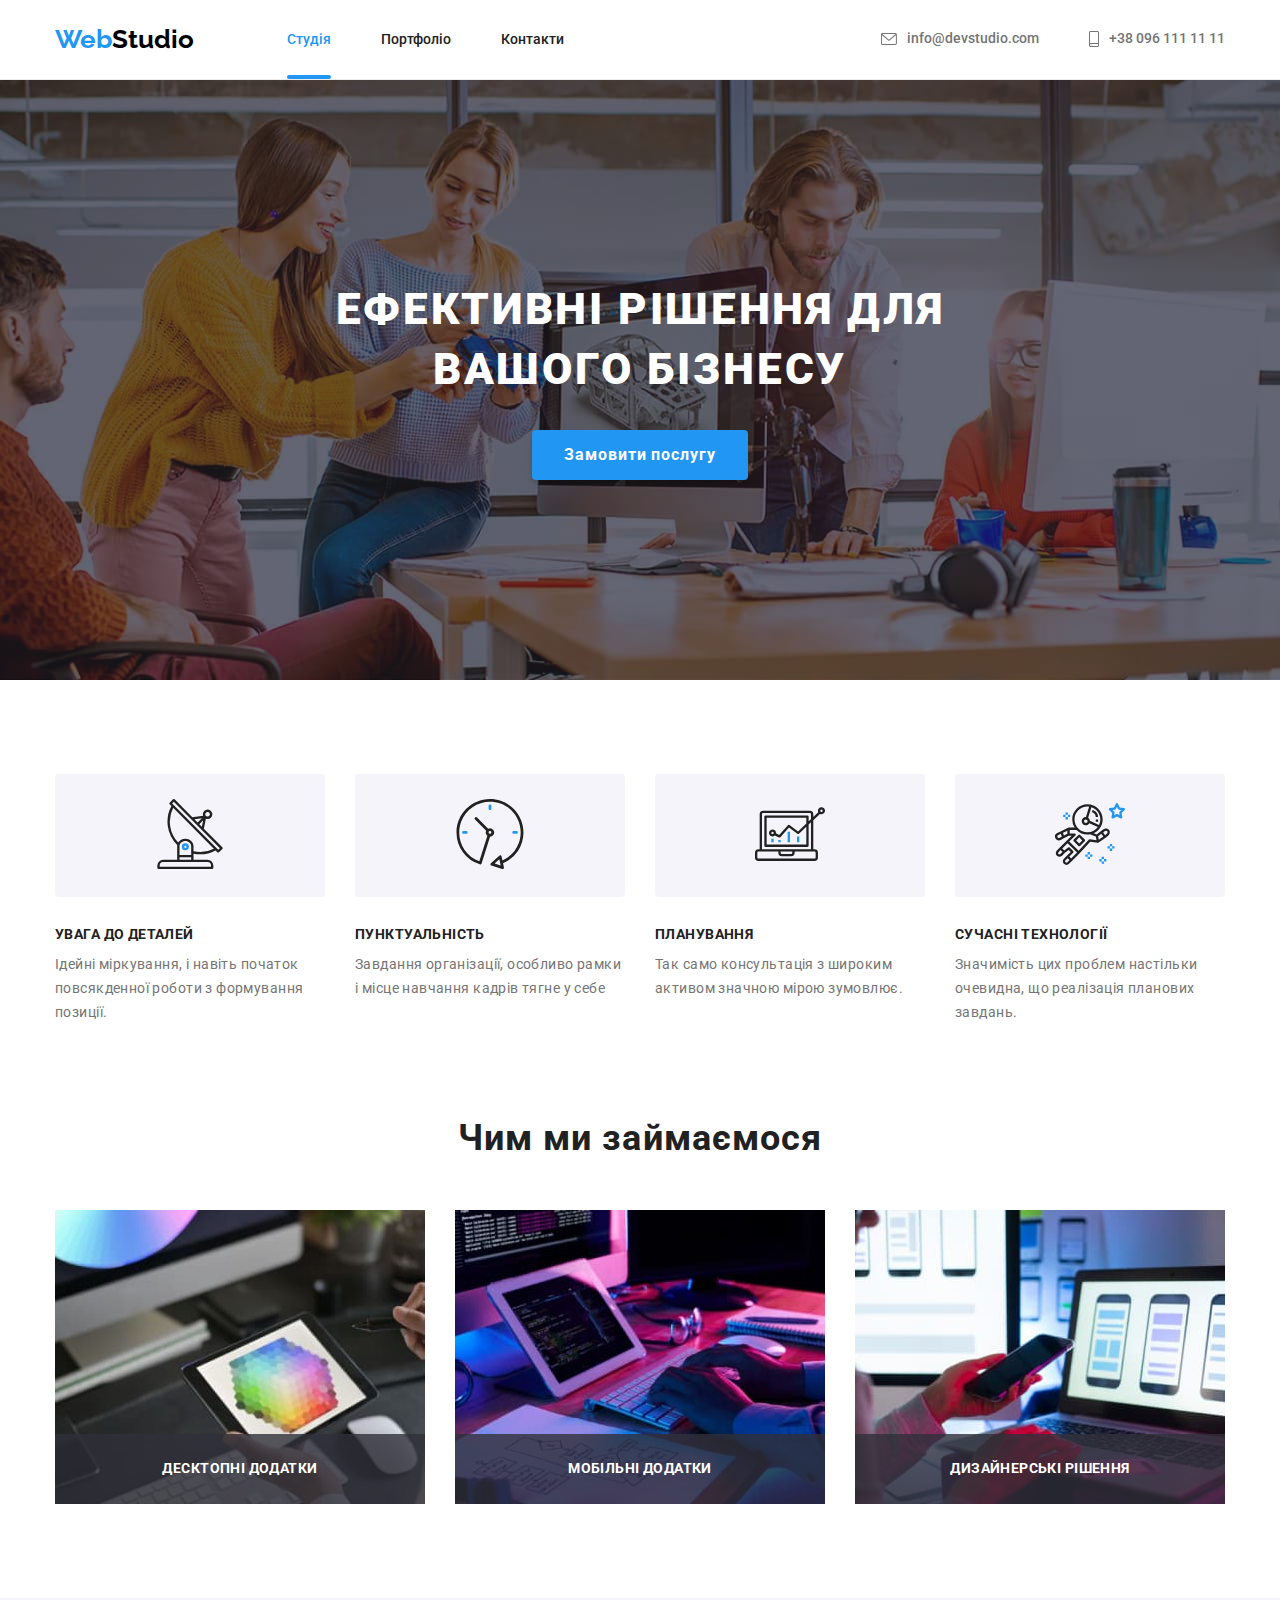
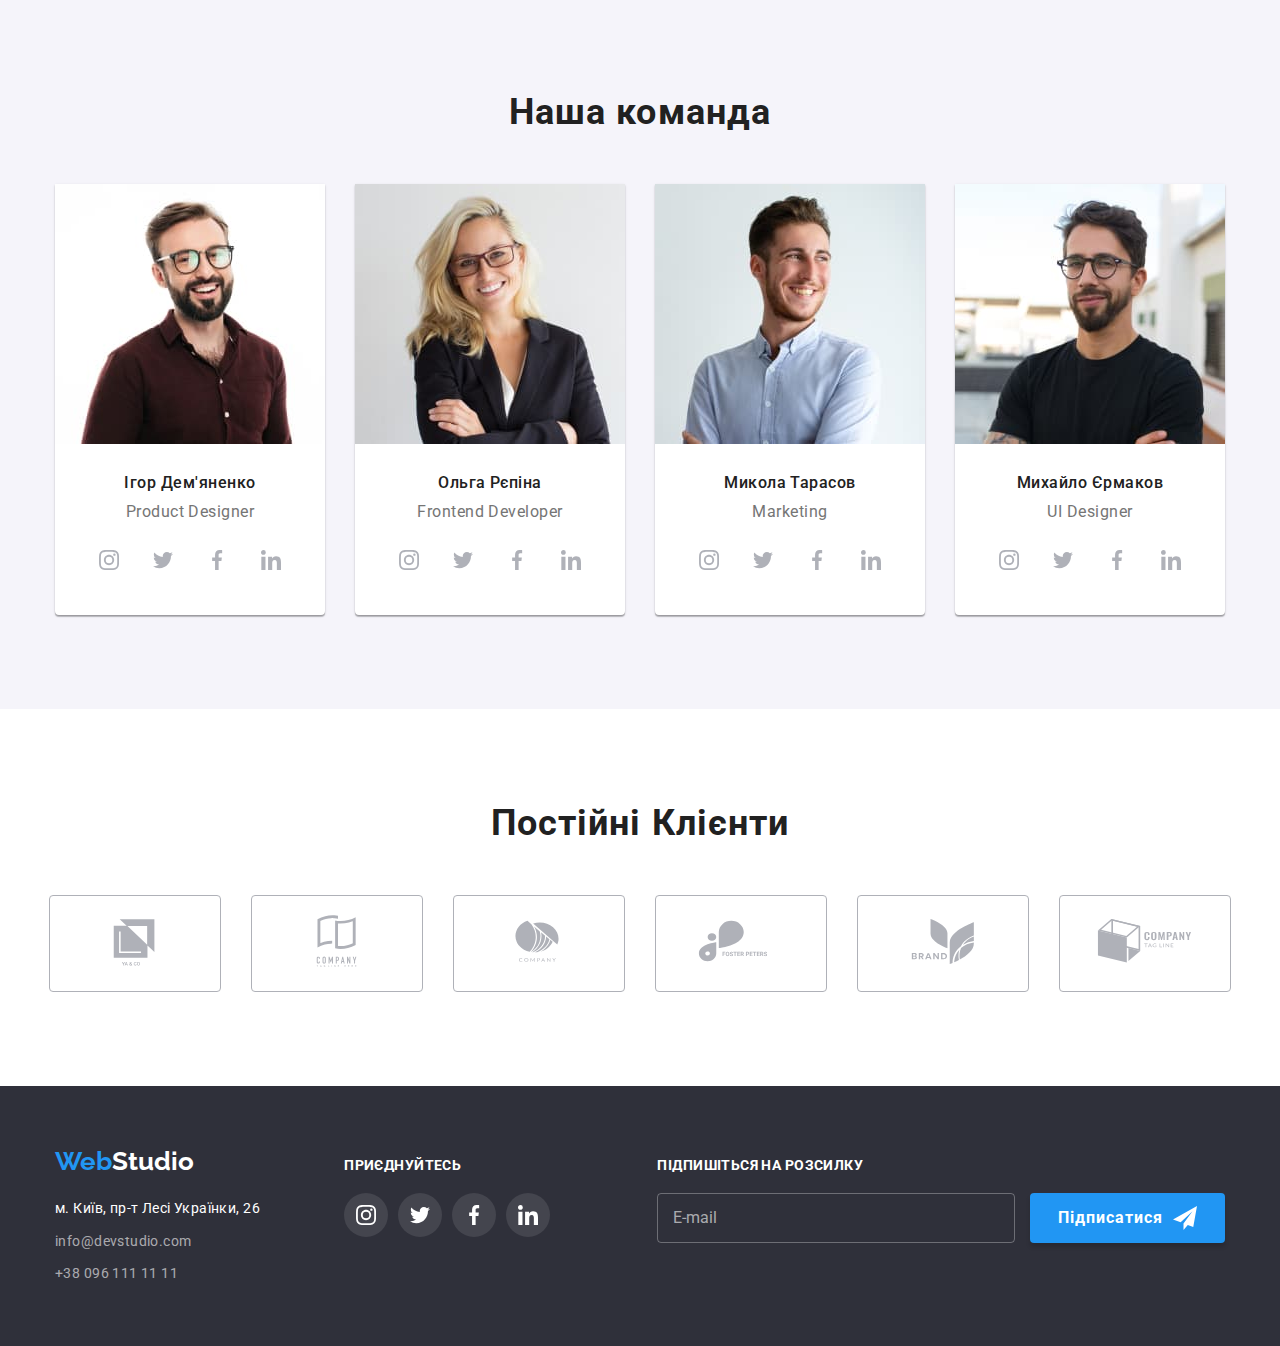
<file: index.html>
<!DOCTYPE html>
<html lang="uk">
<head>
  <meta charset="UTF-8">
  <meta http-equiv="X-UA-Compatible" content="IE=edge">
  <meta name="viewport" content="width=device-width, initial-scale=1.0">
  <title>Студія</title>
  <link rel="preconnect" href="https://fonts.googleapis.com">
  <link rel="preconnect" href="https://fonts.gstatic.com" crossorigin>
  <link href="https://fonts.googleapis.com/css2?family=Raleway:wght@700&family=Roboto:wght@400;500;700;900&display=swap"
    rel="stylesheet">
  <link rel="stylesheet" href="https://cdnjs.cloudflare.com/ajax/libs/modern-normalize/1.1.0/modern-normalize.min.css">
  <link rel="stylesheet" href="./css/main.min.css">
  
</head>
<body>
  <header class="header">
    <div class="container header-container">
      <a href="./index.html" class="logo">Web<span class="logo__part--header">Studio</span></a>
      <nav>
        <ul class="navigation">
          <li class="navigation__item"><a href="./index.html" class="current navigation__link">Студія</a></li>
          <li class="navigation__item"><a href="./portfolio.html" class="navigation__link">Портфоліо</a></li>
          <li class="navigation__item"><a href="4Сторінка" class="navigation__link">Контакти</a></li>
        </ul>
      </nav>
      <ul class="contacts">
        <li class="contacts__item"><a href="mailto:info@devstudio.com" class="contacts__link--header"> 
          <svg class="contacts__icon" width="16" height="12">
            <use href="./images/icons.svg#icon-mail"></use>
          </svg> 
          info@devstudio.com</a></li>
        <li class="contacts__item"><a href="tel:+380961111111" class="contacts__link--header">
          <svg class="contacts__icon" width="10" height="16">
            <use href="./images/icons.svg#icon-smartphone"></use>
          </svg>
          +38 096 111 11 11</a></li>
      </ul>
    </div>
  </header>
  <main>
    <section class="hero">
      <div class="container">
        <h1 class="hero__title">
          Ефективні рішення для вашого бізнесу
        </h1>
        <button type="button" class="hero__btn" data-modal-open>Замовити послугу</button>
      </div>
      
    </section>
    <section class="properties-section">
      <div class="container"><h2 hidden>Переваги</h2>
      <ul class="properties">
        <li class="propeties__item">
          <div class="properties__icon-container"><svg class="properties__icon">
            <use href="./images/icons.svg#icon-antenna-1"></use>
          </svg></div>
          <h3 class="properties__title">Увага до деталей</h3>
          <p class="properties__text">Ідейні міркування, і навіть початок повсякденної роботи з формування позиції.</p>
        </li>
        <li class="propeties__item">
          <div class="properties__icon-container"><svg class="properties__icon">
            <use href="./images/icons.svg#icon-clock-1"></use>
          </svg></div>
          <h3 class="properties__title">Пунктуальність</h3>
          <p class="properties__text">Завдання організації, особливо рамки і місце навчання кадрів тягне у себе</p>
        </li>
        <li class="propeties__item">
          <div class="properties__icon-container"><svg class="properties__icon">
            <use href="./images/icons.svg#icon-diagram-1"></use>
          </svg></div>
          <h3 class="properties__title">Планування</h3>
          <p class="properties__text">Так само консультація з широким активом значною мірою зумовлює.</p>
        </li>
        <li class="propeties__item">
          <div class="properties__icon-container"><svg class="properties__icon">
            <use href="./images/icons.svg#icon-astronaut-1"></use>
          </svg></div>
          <h3 class="properties__title">Сучасні технології</h3>
          <p class="properties__text">Значимість цих проблем настільки очевидна, що реалізація планових завдань.</p>
        </li>
      </ul></div>
    </section>
    <section class="work-section">
      <div class="container">
        <h2 class="section-title work-section__title">Чим ми займаємося</h2>
        <ul class="work">
          <li class="work__item">
            <div class="work__thumb">
              <img src="./images/3img.jpg" alt="Сучасний дизайн" width="370" height="294">
              <p class="work__text">Десктопні додатки</p>
            </div>
          </li>
          <li class="work__item">
            <div class="work__thumb">
              <img src="./images/1img.jpg" alt="Написання коду" width="370" height="294">
              <p class="work__text">Мобільні додатки</p>
            </div>
          </li>
          <li class="work__item">
            <div class="work__thumb">
              <img src="./images/2img.jpg" alt="Створення зручного інтерфейсу" width="370" height="294">
              <p class="work__text">Дизайнерські рішення</p>
            </div>
          </li>
        </ul>
      </div>
    </section>
    <section class="team-section">
      <div class="container">
        <h2 class="section-title team-section__title">Наша команда</h2>
        <ul class="team">
          <li class="team__member">
            <img src="./images/Demyanko1.jpg" alt="фото працівника" width="270" height="260">
            <div class="member__description">
              <h3 class="member__name">Ігор Дем'яненко</h3>
              <p class="member__position">Product Designer</p>
              <ul class="social-links">
                <li class="social-links__item">
                  <a class="social-links__link" href="#">
                    <svg class="social-links__svg">
                      <use href="./images/icons.svg#icon-instagram-2"></use>
                    </svg>
                  </a>
                </li>
                <li class="social-links__item">
                  <a class="social-links__link" href="#">
                    <svg class="social-links__svg">
                      <use href="./images/icons.svg#icon-twitter-1"></use>
                    </svg>
                  </a>
                  
                </li>
                <li class="social-links__item">
                  <a class="social-links__link" href="#">
                    <svg class="social-links__svg">
                      <use href="./images/icons.svg#icon-facebook-1"></use>
                    </svg>
                  </a>
                  
                </li>
                <li class="social-links__item">
                  <a class="social-links__link" href="#">
                    <svg class="social-links__svg">
                      <use href="./images/icons.svg#icon-linkedin-1"></use>
                    </svg>
                  </a>
                </li>
              </ul>
            </div>
            
          </li>
          <li class="team__member">
            <img src="./images/Repina2.jpg" alt="фото працівника" width="270" height="260">
            <div class="member__description">
              <h3 class="member__name">Ольга Рєпіна</h3>
              <p class="member__position">Frontend Developer</p>
              <ul class="social-links">
                <li class="social-links__item">
                  <a class="social-links__link" href="#">
                    <svg class="social-links__svg">
                      <use href="./images/icons.svg#icon-instagram-2"></use>
                    </svg>
                  </a>
              
                </li>
                <li class="social-links__item">
                  <a class="social-links__link" href="#">
                    <svg class="social-links__svg">
                      <use href="./images/icons.svg#icon-twitter-1"></use>
                    </svg>
                  </a>
              
                </li>
                <li class="social-links__item">
                  <a class="social-links__link" href="#">
                    <svg class="social-links__svg">
                      <use href="./images/icons.svg#icon-facebook-1"></use>
                    </svg>
                  </a>
              
                </li>
                <li class="social-links__item">
                  <a class="social-links__link" href="#">
                    <svg class="social-links__svg">
                      <use href="./images/icons.svg#icon-linkedin-1"></use>
                    </svg>
                  </a>
                </li>
              </ul>
            </div>

          </li>
          <li class="team__member">
            <img src="./images/Tarasov3.jpg" alt="фото працівника" width="270" height="260">
            <div class="member__description">
              <h3 class="member__name">Микола Тарасов</h3>
              <p class="member__position">Marketing</p>
              <ul class="social-links">
                <li class="social-links__item">
                  <a class="social-links__link" href="#">
                    <svg class="social-links__svg">
                      <use href="./images/icons.svg#icon-instagram-2"></use>
                    </svg>
                  </a>
              
                </li>
                <li class="social-links__item">
                  <a class="social-links__link" href="#">
                    <svg class="social-links__svg">
                      <use href="./images/icons.svg#icon-twitter-1"></use>
                    </svg>
                  </a>
              
                </li>
                <li class="social-links__item">
                  <a class="social-links__link" href="#">
                    <svg class="social-links__svg">
                      <use href="./images/icons.svg#icon-facebook-1"></use>
                    </svg>
                  </a>
              
                </li>
                <li class="social-links__item">
                  <a class="social-links__link" href="#">
                    <svg class="social-links__svg">
                      <use href="./images/icons.svg#icon-linkedin-1"></use>
                    </svg>
                  </a>
                </li>
              </ul>
            </div>
          </li>
          <li class="team__member">
            <img src="./images/Yermakov4.jpg" alt="фото працівника" width="270" height="260">
            <div class="member__description">
              <h3 class="member__name">Михайло Єрмаков</h3>
              <p class="member__position">UI Designer</p>
              <ul class="social-links">
                <li class="social-links__item">
                  <a class="social-links__link" href="#">
                    <svg class="social-links__svg">
                      <use href="./images/icons.svg#icon-instagram-2"></use>
                    </svg>
                  </a>
              
                </li>
                <li class="social-links__item">
                  <a class="social-links__link" href="#">
                    <svg class="social-links__svg">
                      <use href="./images/icons.svg#icon-twitter-1"></use>
                    </svg>
                  </a>
              
                </li>
                <li class="social-links__item">
                  <a class="social-links__link" href="#">
                    <svg class="social-links__svg">
                      <use href="./images/icons.svg#icon-facebook-1"></use>
                    </svg>
                  </a>
              
                </li>
                <li class="social-links__item">
                  <a class="social-links__link" href="#">
                    <svg class="social-links__svg">
                      <use href="./images/icons.svg#icon-linkedin-1"></use>
                    </svg>
                  </a>
                </li>
              </ul>
            </div>
          </li>
        </ul>
      </div>
    </section>
    <section class="clients-section">
      <div class="container">
        <h2 class="section-title clients-section__title">Постійні Клієнти</h2>
        <ul class="clients">
          <li class="clients__item">
            <a class="clients__link" href="#">
              <svg class="clients__icon" width="106" height="60" >
                <use href="./images/icons.svg#icon-company1"></use>
              </svg>
            </a>
          </li>
          <li class="clients__item">
            <a class="clients__link" href="#">
              <svg class="clients__icon" width="106" height="60">
                <use href="./images/icons.svg#icon-company2"></use>
              </svg>
            </a>
          </li>
          <li class="clients__item">
            <a class="clients__link" href="#">
              <svg class="clients__icon" width="106" height="60">
                <use href="./images/icons.svg#icon-company3"></use>
              </svg>
            </a>
          </li>
          <li class="clients__item">
            <a class="clients__link" href="#">
              <svg class="clients__icon" width="106" height="60">
                <use href="./images/icons.svg#icon-company4"></use>
              </svg>
            </a>
          </li>
          <li class="clients__item">
            <a class="clients__link" href="#">
              <svg class="clients__icon" width="106" height="60">
                <use href="./images/icons.svg#icon-company5"></use>
              </svg>
            </a>
          </li>
          <li class="clients__item">
            <a class="clients__link" href="#">
              <svg class="clients__icon" width="106" height="60">
                <use href="./images/icons.svg#icon-company6"></use>
              </svg>
            </a>
          </li>
        </ul>
      </div>
    </section>

    <!-- backdrop+modal -->
    <div class="backdrop is-hidden" data-modal>
      <div class="modal">
        <button type="button" class="modal__close-btn" data-modal-close>
          <svg width="11" height="11">
            <use href="./images/icons.svg#icon-cross"></use>
          </svg>
        </button>
        <h2 class="modal__title">Залиште свої дані, ми вам передзвонимо</h2>
        <form>
          <div class="modal__input-position">
            <label for="user_name" class="modal__input-label">
              Ім'я
            </label>
            <input  id="user_name" type="text" class="modal__input" name="user_name">
            <svg class="modal__svg" width="18" height="18">
              <use href="./images/icons.svg#icon-person"></use>
            </svg>
          </div>
          <div class="modal__input-position">
            <label for="user_tel" class="modal__input-label">
              Телефон
            </label>
            <input id="user_tel" type="tel" class="modal__input" name="user_tel">
            <svg class="modal__svg" width="18" height="18">
              <use href="./images/icons.svg#icon-phone"></use>
            </svg>
          </div>
          <div class="modal__input-position">
            <label for="user_email" class="modal__input-label">
              Пошта
            </label>
            <input id="user_email" type="email" class="modal__input" name="user_email">
            <svg class="modal__svg" width="18" height="18">
              <use href="./images/icons.svg#icon-email-black"></use>
            </svg>
          </div>
          <label for="comment" class="modal__input-label">
            Коментар
          </label>
          <textarea class="modal__input modal__textarea" 
          id="comment" cols="30" rows="10" placeholder="Введіть текст" name="user_comment"></textarea>
          <label class="modal__checkbox-label" for="rules">
            <input type="checkbox" id="rules" class="modal__checkbox-input">
            <svg width="16" height="15" class="modal__checkbox-icon">
              <use href="./images/icons.svg#icon-check"></use>
            </svg>
            Погоджуюся з розсилкою та приймаю &nbsp
            <a href="#" class="modal__rules-link">Умови договору</a>
          </label>
          <button type="submit" class="modal__send-btn">Відправити</button>
        </form>
      </div>
    </div>
    <!-- backdrop+modal ^ -->

  </main>
  <footer class="footer">
    <div class="container footer-container">
      <div>
        <a href="./index.html" class="logo">Web<span class="logo__part--footer">Studio</span></a>
        <address class="adress">
          <ul class="contacts--footer">
            <li class="contacts__item--footer"><a href="https://goo.gl/maps/nEx1NBvYDkWCobhn8" class="adress__google" target="_blank"
                rel="noopener noreferrer nofollow">м. Київ, пр-т Лесі Українки, 26</a></li>
            <li class="contacts__item--footer"><a href="mailto:info@devstudio.com" class="contacts__link--footer">info@devstudio.com</a></li>
            <li class="contacts__item--footer"><a href="tel:+380961111111" class="contacts__link--footer">+38 096 111 11 11</a></li>
          </ul>
        </address>
      </div>
      <div class="join">
        <p class="join__text">Приєднуйтесь</p>
        <ul class="social-links">
          <li class="social-links__item">
            <a class="social-links__link" href="#">
              <svg class="social-links__svg">
                <use href="./images/icons.svg#icon-instagram-2"></use>
              </svg>
            </a>
          </li>
          <li class="social-links__item">
            <a class="social-links__link" href="#">
              <svg class="social-links__svg">
                <use href="./images/icons.svg#icon-twitter-1"></use>
              </svg>
            </a>
          </li>
          <li class="social-links__item">
            <a class="social-links__link" href="#">
              <svg class="social-links__svg">
                <use href="./images/icons.svg#icon-facebook-1"></use>
              </svg>
            </a>
          </li>
          <li class="social-links__item">
            <a class="social-links__link" href="#">
              <svg class="social-links__svg">
                <use href="./images/icons.svg#icon-linkedin-1"></use>
              </svg>
            </a>
          </li>
        </ul>
      </div>
      <form class="subscribe-form">
        <label for="subscribe" class="subscribe-form__label">Підпишіться на розсилку</label>
        <div class="subscribe-form__container">
          <input type="email" class="subscribe-form__input" placeholder="E-mail" id="subscribe">
          <button type="submit" class="subscribe-form__btn">Підписатися
            <svg class="subscribe-form__svg" width="24" height="24">
              <use href="./images/icons.svg#icon-send"></use>
            </svg>
          </button>
        </div>
      </form>
    </div>
  </footer>
  <script src="./js/modal.js"></script>
</body>
</html>
</file>
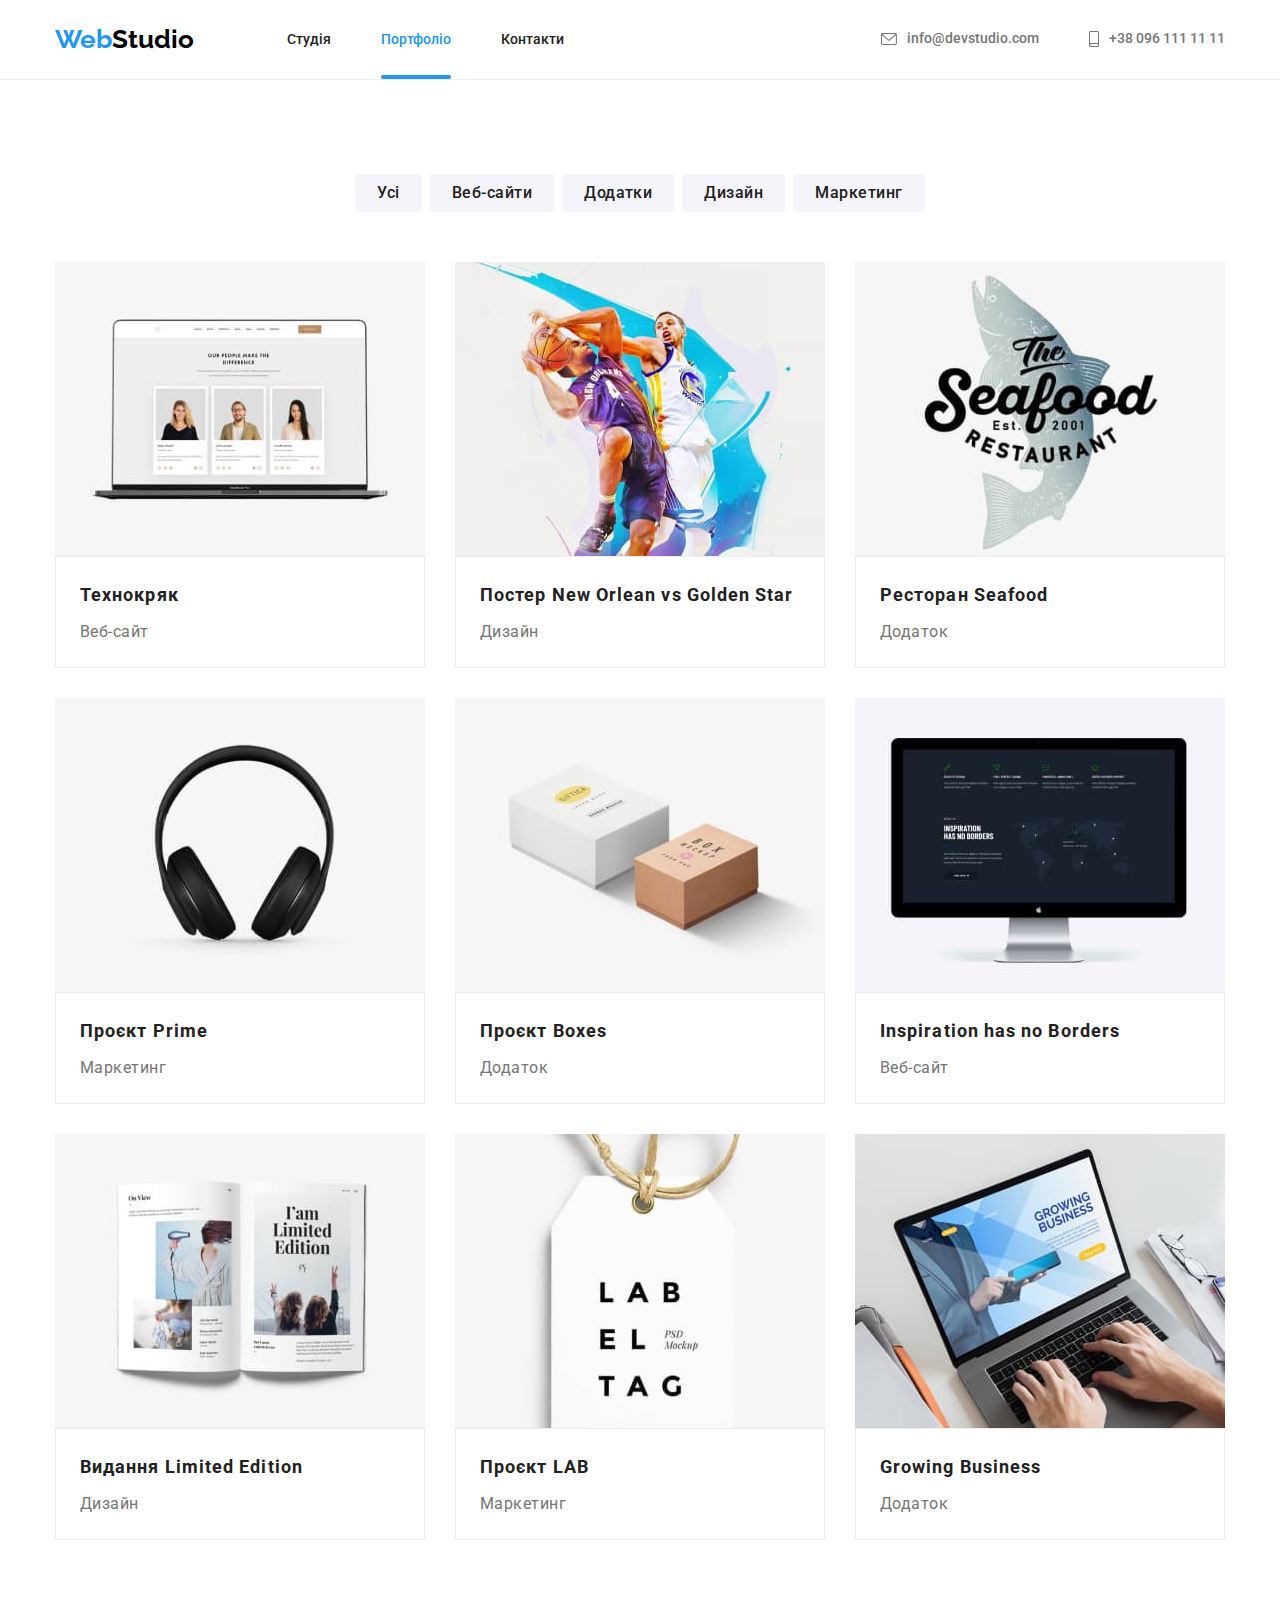
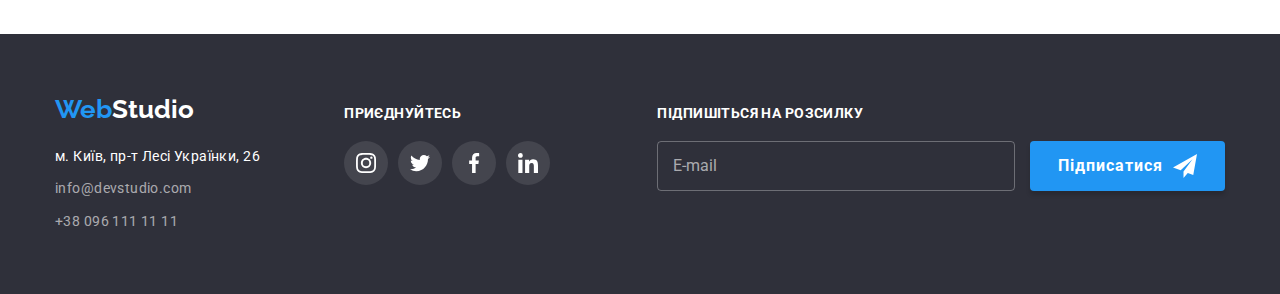
<file: portfolio.html>
<!DOCTYPE html>
<html lang="uk">
<head>
  <meta charset="UTF-8">
  <meta http-equiv="X-UA-Compatible" content="IE=edge">
  <meta name="viewport" content="width=device-width, initial-scale=1.0">
  <title>Портфоліо</title>
  <link rel="preconnect" href="https://fonts.googleapis.com">
  <link rel="preconnect" href="https://fonts.gstatic.com" crossorigin>
  <link href="https://fonts.googleapis.com/css2?family=Raleway:wght@700&family=Roboto:wght@400;500;700;900&display=swap"
    rel="stylesheet">
  <link rel="stylesheet" href="https://cdnjs.cloudflare.com/ajax/libs/modern-normalize/1.1.0/modern-normalize.min.css">
  <link rel="stylesheet" href="./css/portfolio.min.css">
</head>
<body>
  <header class="header">
    <div class="container header-container">
      <a href="./index.html" class="logo">Web<span class="logo__part--header">Studio</span></a>
      <nav>
        <ul class="navigation">
          <li class="navigation__item"><a href="./index.html" class="navigation__link">Студія</a></li>
          <li class="navigation__item"><a href="./portfolio.html" class="current navigation__link">Портфоліо</a></li>
          <li class="navigation__item"><a href="4Сторінка" class="navigation__link">Контакти</a></li>
        </ul>
      </nav>
      <ul class="contacts">
        <li class="contacts__item"><a href="mailto:info@devstudio.com" class="contacts__link--header">
            <svg class="contacts__icon" width="16" height="12">
              <use href="./images/icons.svg#icon-mail"></use>
            </svg>
            info@devstudio.com</a></li>
        <li class="contacts__item"><a href="tel:+380961111111" class="contacts__link--header">
            <svg class="contacts__icon" width="10" height="16">
              <use href="./images/icons.svg#icon-smartphone"></use>
            </svg>
            +38 096 111 11 11</a></li>
      </ul>
    </div>
  </header>
  <main>
  <section class="examples-section">
    <div class="container">
      <h1 hidden>Приклади наших робіт</h1>
      <ul class="filters">
        <li class="filters__item"><button type="button" class="filters__btn">Усі</button></li>
        <li class="filters__item"><button type="button" class="filters__btn">Веб-сайти</button></li>
        <li class="filters__item"><button type="button" class="filters__btn">Додатки</button></li>
        <li class="filters__item"><button type="button" class="filters__btn">Дизайн</button></li>
        <li class="filters__item"><button type="button" class="filters__btn">Маркетинг</button></li>
      </ul>
      <ul class="examples">
        <li class="examples__item">
          <div class="examples__thumb">
            <img src="./images/img.1.portfolio.jpg" alt="Сайт проекту Технокряк" width="370" height="294">
            <div class="examples__overlay">
              <p class="examples__overlay-text">Ресурс пропонує комплексні пропозиції з різним рівнем функціоналу та сервісів. Все це дозволить відвідувачу отримати
              вичерпні відомості про компанію чи приватну особу.</p>
            </div>
          </div>
          <div class="examples__border">
            <h2 class="examples__title">Технокряк</h2>
            <p class="examples__type">Веб-сайт</p>
          </div>
        </li>
        <li class="examples__item">
          <img class="img-block" src="./images/img.2.portfolio.jpg" alt="Постер New Orlean vs Golden Star" width="370" height="294">
          <div class="examples__border">
            <h2 class="examples__title">Постер New Orlean vs Golden Star</h2>
            <p class="examples__type">Дизайн</p>
          </div>
        </li>
        <li class="examples__item">
          <img class="img-block" src="./images/img.3.portfolio.jpg" alt="Логотип ресторану Seafood" width="370" height="294">
          <div class="examples__border">
            <h2 class="examples__title">Ресторан Seafood</h2>
            <p class="examples__type">Додаток</p>
          </div>
        </li>
        <li class="examples__item">
          <img class="img-block" src="./images/img.4.portfolio.jpg" alt="Чорні навушники" width="370" height="294">
          <div class="examples__border">
            <h2 class="examples__title">Проєкт Prime</h2>
            <p class="examples__type">Маркетинг</p>
          </div>
        </li>
        <li class="examples__item">
          <img class="img-block" src="./images/img.5.portfolio.jpg" alt="Дві коробки з логотипом проекту" width="370" height="294">
          <div class="examples__border">
            <h2 class="examples__title">Проєкт Boxes</h2>
            <p class="examples__type">Додаток</p>
          </div>
        </li>
        <li class="examples__item">
          <img class="img-block" src="./images/img.6.portfolio.jpg" alt="Сайт проекту Inspiration has no Borders" width="370" height="294">
          <div class="examples__border">
            <h2 class="examples__title">Inspiration has no Borders</h2>
            <p class="examples__type">Веб-сайт</p>
          </div>
        </li>
        <li class="examples__item">
          <img class="img-block" src="./images/img.7.portfolio.jpg" alt="Журнальна обгортка" width="370" height="294">
          <div class="examples__border">
            <h2 class="examples__title">Видання Limited Edition</h2>
            <p class="examples__type">Дизайн</p>
          </div>
        </li>
        <li class="examples__item">
          <img class="img-block" src="./images/img.8.portfolio.jpg" alt="Бігунок" width="370" height="294">
          <div class="examples__border">
            <h2 class="examples__title">Проєкт LAB</h2>
            <p class="examples__type">Маркетинг</p>
          </div>
        </li>
        <li class="examples__item">
          <img class="img-block" src="./images/img.9.portfolio.jpg" alt="Ноутбук з відкритим сайтом Growing Business" width="370" height="294">
          <div class="examples__border">
            <h2 class="examples__title">Growing Business</h2>
            <p class="examples__type">Додаток</p>
          </div>
        </li>
      </ul>
    </div>
  </section>
  </main>
  <footer class="footer">
    <div class="container footer-container">
      <div>
        <a href="./index.html" class="logo">Web<span class="logo__part--footer">Studio</span></a>
        <address class="adress">
          <ul class="contacts--footer">
            <li class="contacts__item--footer"><a href="https://goo.gl/maps/nEx1NBvYDkWCobhn8" class="adress__google"
                target="_blank" rel="noopener noreferrer nofollow">м. Київ, пр-т Лесі Українки, 26</a></li>
            <li class="contacts__item--footer"><a href="mailto:info@devstudio.com"
                class="contacts__link--footer">info@devstudio.com</a></li>
            <li class="contacts__item--footer"><a href="tel:+380961111111" class="contacts__link--footer">+38 096 111 11
                11</a></li>
          </ul>
        </address>
      </div>
      <div class="join">
        <p class="join__text">Приєднуйтесь</p>
        <ul class="social-links">
          <li class="social-links__item">
            <a class="social-links__link" href="#">
              <svg class="social-links__svg">
                <use href="./images/icons.svg#icon-instagram-2"></use>
              </svg>
            </a>
          </li>
          <li class="social-links__item">
            <a class="social-links__link" href="#">
              <svg class="social-links__svg">
                <use href="./images/icons.svg#icon-twitter-1"></use>
              </svg>
            </a>
          </li>
          <li class="social-links__item">
            <a class="social-links__link" href="#">
              <svg class="social-links__svg">
                <use href="./images/icons.svg#icon-facebook-1"></use>
              </svg>
            </a>
          </li>
          <li class="social-links__item">
            <a class="social-links__link" href="#">
              <svg class="social-links__svg">
                <use href="./images/icons.svg#icon-linkedin-1"></use>
              </svg>
            </a>
          </li>
        </ul>
      </div>
      <form class="subscribe-form">
        <label for="subscribe" class="subscribe-form__label">Підпишіться на розсилку</label>
        <div class="subscribe-form__container">
          <input type="email" class="subscribe-form__input" placeholder="E-mail" id="subscribe">
          <button type="submit" class="subscribe-form__btn">Підписатися
            <svg class="subscribe-form__svg" width="24" height="24">
              <use href="./images/icons.svg#icon-send"></use>
            </svg>
          </button>
        </div>
      </form>
    </div>
  </footer>
</body>
</html>
</file>
<file: css/main.min.css>
:root{--main-color: #212121;--second-color: #757575;--accent-color: #2196F3;--main-bcg-color: #ffffff;--second-bcg-color: #2F303A}body{background-color:var(--main-bcg-color);color:var(--main-color);font-style:normal;font-family:"Roboto",sans-serif;font-size:14px}h1,h2,h3,h4,h5,h6,p,ul{padding:0;margin:0}a{text-decoration:none}ul,ol{list-style:none}img{display:block}.container{width:1200px;margin:0 auto;padding:0 15px}.header{border-bottom:1px solid #ececec;padding-top:24px;padding-bottom:24px}.header-container{display:-webkit-box;display:-ms-flexbox;display:flex;-webkit-box-align:center;-ms-flex-align:center;align-items:center}.navigation__link{color:#212121;font-weight:500;line-height:1.14;padding-top:32px;padding-bottom:32px;position:relative;-webkit-transition:color 250ms cubic-bezier(0.4, 0, 0.2, 1);transition:color 250ms cubic-bezier(0.4, 0, 0.2, 1)}.navigation__link:hover,.navigation__link:focus{color:var(--accent-color)}.navigation__link.current{color:var(--accent-color)}.current::after{content:"";position:absolute;display:inline-block;width:100%;background-color:var(--accent-color);height:4px;border-radius:2px;left:50%;bottom:0%;-webkit-transform:translate(-50%, 0%);transform:translate(-50%, 0%)}.navigation{display:-webkit-box;display:-ms-flexbox;display:flex;-webkit-box-align:center;-ms-flex-align:center;align-items:center;margin-left:93px}.navigation__item:not(:last-child){margin-right:50px}.contacts{display:-webkit-box;display:-ms-flexbox;display:flex;margin-left:auto}.contacts__icon{fill:currentColor;margin-right:10px}.contacts__item:not(:last-child){margin-right:50px}.contacts__link--header{display:-webkit-box;display:-ms-flexbox;display:flex;-webkit-box-align:center;-ms-flex-align:center;align-items:center;color:var(--second-color);font-weight:500;line-height:1.14;-webkit-transition:color 250ms cubic-bezier(0.4, 0, 0.2, 1);transition:color 250ms cubic-bezier(0.4, 0, 0.2, 1)}.contacts__link--header:hover,.contacts__link--header:focus{color:var(--accent-color)}.logo{color:var(--accent-color);font-family:"Raleway";font-weight:700;font-size:26px;line-height:1.19}.logo__part--header{color:#000}.logo__part--footer{color:#fff}.section-title{font-weight:700;font-size:36px;line-height:1.16;text-align:center;letter-spacing:.03em}.social-links{display:-webkit-box;display:-ms-flexbox;display:flex;-webkit-box-pack:center;-ms-flex-pack:center;justify-content:center}.social-links__item:not(:last-child){margin-right:10px}.social-links__link{display:inline-block;color:#afb1b8;padding:12px;border-radius:50%;-webkit-transition:background-color 250ms cubic-bezier(0.4, 0, 0.2, 1),color 250ms cubic-bezier(0.4, 0, 0.2, 1);transition:background-color 250ms cubic-bezier(0.4, 0, 0.2, 1),color 250ms cubic-bezier(0.4, 0, 0.2, 1)}.social-links__link:hover,.social-links__link:focus{color:#fff;background-color:var(--accent-color)}.social-links__svg{display:-webkit-box;display:-ms-flexbox;display:flex;-webkit-box-align:center;-ms-flex-align:center;align-items:center;width:20px;height:20px;fill:currentColor}.footer{background-color:var(--second-bcg-color);padding-top:60px;padding-bottom:60px}.footer-container{display:-webkit-box;display:-ms-flexbox;display:flex;-webkit-box-align:baseline;-ms-flex-align:baseline;align-items:baseline;-webkit-box-pack:justify;-ms-flex-pack:justify;justify-content:space-between}.adress{font-style:normal}.adress__google{line-height:1.71;letter-spacing:.03em;color:#fff;-webkit-transition:color 250ms cubic-bezier(0.4, 0, 0.2, 1);transition:color 250ms cubic-bezier(0.4, 0, 0.2, 1)}.contacts--footer{margin-top:20px}.contacts__item--footer:not(:last-child){margin-bottom:9px}.contacts__link--footer{line-height:1.71;letter-spacing:.03em;color:rgba(255,255,255,.6);-webkit-transition:color 250ms cubic-bezier(0.4, 0, 0.2, 1);transition:color 250ms cubic-bezier(0.4, 0, 0.2, 1)}.adress__google:hover,.adress__google:focus,.contacts__link--footer:hover,.contacts__link--footer:focus{color:var(--accent-color)}.join{margin-left:70px}.join__text{text-transform:uppercase;color:#fff;letter-spacing:.03em;line-height:1.142;font-weight:700;margin-bottom:20px}.join .social-links__link{color:#fff;background-color:rgba(255,255,255,.1)}.join .social-links__link:hover,.join .social-links__link:focus{background-color:var(--accent-color)}.subscribe-form{margin-left:93px}.subscribe-form__label{display:block;text-transform:uppercase;color:#fff;letter-spacing:.03em;line-height:1.142;font-weight:700;margin-bottom:20px}.subscribe-form__container{display:-webkit-box;display:-ms-flexbox;display:flex}.subscribe-form__input{border:1px solid rgba(255,255,255,.3);border-radius:4px;background-color:inherit;width:358px;padding-top:15px;padding-bottom:15px;padding-left:15px;color:#fff}.subscribe-form__input::-webkit-input-placeholder{color:rgba(255,255,255,.6);font-size:16px}.subscribe-form__input::-moz-placeholder{color:rgba(255,255,255,.6);font-size:16px}.subscribe-form__input:-ms-input-placeholder{color:rgba(255,255,255,.6);font-size:16px}.subscribe-form__input::-ms-input-placeholder{color:rgba(255,255,255,.6);font-size:16px}.subscribe-form__input::placeholder{color:rgba(255,255,255,.6);font-size:16px}.subscribe-form__btn{display:-webkit-box;display:-ms-flexbox;display:flex;-webkit-box-align:center;-ms-flex-align:center;align-items:center;color:#fff;background-color:var(--accent-color);-webkit-box-shadow:0px 4px 4px rgba(0,0,0,.15);box-shadow:0px 4px 4px rgba(0,0,0,.15);border:none;letter-spacing:.06em;border-radius:4px;cursor:pointer;margin-left:15px;padding:10px 28px;font-family:"Roboto" sans-serif;font-weight:700;font-size:16px;line-height:1.875}.subscribe-form__svg{fill:#fff;margin-left:10px}.backdrop{position:fixed;left:0px;top:0px;width:100vw;height:100vh;background-color:rgba(0,0,0,.2);opacity:1;-webkit-transition:opacity 250ms cubic-bezier(0.4, 0, 0.2, 1);transition:opacity 250ms cubic-bezier(0.4, 0, 0.2, 1)}.backdrop.is-hidden{opacity:0;pointer-events:none}.modal{position:absolute;left:50%;top:50%;-webkit-transform:translate(-50%, -50%) scale(1);transform:translate(-50%, -50%) scale(1);height:581px;width:528px;padding:40px;background-color:#fff;border-radius:4px;-webkit-transition:-webkit-transform 250ms cubic-bezier(0.4, 0, 0.2, 1);transition:-webkit-transform 250ms cubic-bezier(0.4, 0, 0.2, 1);transition:transform 250ms cubic-bezier(0.4, 0, 0.2, 1);transition:transform 250ms cubic-bezier(0.4, 0, 0.2, 1), -webkit-transform 250ms cubic-bezier(0.4, 0, 0.2, 1)}.backdrop.is-hidden .modal{-webkit-transform:translate(-50%, -50%) scale(0.8);transform:translate(-50%, -50%) scale(0.8)}.modal__close-btn{position:absolute;top:8px;right:8px;border-radius:50%;width:30px;height:30px;background:#fff;border:1px solid rgba(0,0,0,.1);cursor:pointer;-webkit-transition:fill 250ms cubic-bezier(0.4, 0, 0.2, 1);transition:fill 250ms cubic-bezier(0.4, 0, 0.2, 1)}.modal__close-btn:hover,.modal__close-btn:focus{fill:var(--accent-color)}.modal__title{text-align:center;margin-bottom:12px}.modal__input-position{position:relative}.modal__input-label{margin-bottom:4px;display:block;font-size:12px;line-height:1.166;letter-spacing:.01em;color:#757575}.modal__input{display:block;width:448px;padding:12px 42px;border:1px solid rgba(33,33,33,.2);border-radius:4px;margin-bottom:10px;font-size:12px;line-height:1.166;letter-spacing:.01em;outline:none;-webkit-transition:border-color 250ms cubic-bezier(0.4, 0, 0.2, 1);transition:border-color 250ms cubic-bezier(0.4, 0, 0.2, 1)}.modal__svg{position:absolute;top:50%;left:12px;-webkit-transition:fill 250ms cubic-bezier(0.4, 0, 0.2, 1);transition:fill 250ms cubic-bezier(0.4, 0, 0.2, 1)}.modal__input:hover+.modal__svg,.modal__input:focus,.modal__input:focus+.modal__svg{border-color:var(--accent-color);fill:var(--accent-color)}.modal__textarea{resize:none;padding:12px 16px;height:120px;margin-bottom:20px}.modal__textarea::-webkit-input-placeholder{color:rgba(117,117,117,.5)}.modal__textarea::-moz-placeholder{color:rgba(117,117,117,.5)}.modal__textarea:-ms-input-placeholder{color:rgba(117,117,117,.5)}.modal__textarea::-ms-input-placeholder{color:rgba(117,117,117,.5)}.modal__textarea::placeholder{color:rgba(117,117,117,.5)}.modal__checkbox-label{display:-webkit-box;display:-ms-flexbox;display:flex;-webkit-box-pack:center;-ms-flex-pack:center;justify-content:center;-webkit-box-align:center;-ms-flex-align:center;align-items:center;margin-bottom:30px;line-height:1.71;letter-spacing:.03em;color:#757575}.modal__checkbox-input{-webkit-appearance:none;-moz-appearance:none;appearance:none;position:absolute}.modal__checkbox-icon{margin-right:7px;fill:#fff;-webkit-box-shadow:inset 0 0 0 2px #000;box-shadow:inset 0 0 0 2px #000;border-radius:2px;-webkit-transition:background-color 250ms cubic-bezier(0.4, 0, 0.2, 1),-webkit-box-shadow 250ms cubic-bezier(0.4, 0, 0.2, 1);transition:background-color 250ms cubic-bezier(0.4, 0, 0.2, 1),-webkit-box-shadow 250ms cubic-bezier(0.4, 0, 0.2, 1);transition:background-color 250ms cubic-bezier(0.4, 0, 0.2, 1),box-shadow 250ms cubic-bezier(0.4, 0, 0.2, 1);transition:background-color 250ms cubic-bezier(0.4, 0, 0.2, 1),box-shadow 250ms cubic-bezier(0.4, 0, 0.2, 1),-webkit-box-shadow 250ms cubic-bezier(0.4, 0, 0.2, 1)}.modal__checkbox-input:hover+.modal__checkbox-icon,.modal__checkbox-input:focus+.modal__checkbox-icon{-webkit-box-shadow:inset 0 0 0 2px var(--accent-color);box-shadow:inset 0 0 0 2px var(--accent-color)}.modal__checkbox-input:checked+.modal__checkbox-icon{background-color:var(--accent-color);-webkit-box-shadow:none;box-shadow:none}.modal__rules-link{color:var(--accent-color);-webkit-text-decoration-skip-ink:none;text-decoration-skip-ink:none}.modal__send-btn{display:block;margin-left:auto;margin-right:auto;padding:10px 52px;cursor:pointer;font-weight:700;font-size:16px;line-height:1.875;letter-spacing:.06em;color:#fff;background-color:var(--accent-color);border:none;-webkit-box-shadow:0px 4px 4px rgba(0,0,0,.15);box-shadow:0px 4px 4px rgba(0,0,0,.15);border-radius:4px;-webkit-transition:background-color 250ms cubic-bezier(0.4, 0, 0.2, 1);transition:background-color 250ms cubic-bezier(0.4, 0, 0.2, 1)}.modal__send-btn:hover,.modal__send-btn:focus{background-color:#188ce8}.hero{min-width:1200px;max-width:1600px;margin-left:auto;margin-right:auto;background-image:-webkit-gradient(linear, left top, left bottom, from(rgba(47, 48, 58, 0.4)), to(rgba(47, 48, 58, 0.4))),url(../images/hero-bcg.jpg),-webkit-gradient(linear, left top, left bottom, from(#C4C4C4), to(#C4C4C4));background-image:linear-gradient(rgba(47, 48, 58, 0.4), rgba(47, 48, 58, 0.4)),url(../images/hero-bcg.jpg),linear-gradient(#C4C4C4, #C4C4C4);background-size:cover;background-position:center;text-align:center;padding-top:200px;padding-bottom:200px}.hero__title{color:#fff;text-transform:uppercase;font-weight:900;font-size:44px;line-height:1.36;letter-spacing:.06em;margin-bottom:30px;margin-right:auto;margin-left:auto;max-width:696px}.hero__btn{color:#fff;background-color:var(--accent-color);border:none;-webkit-box-shadow:0px 4px 4px rgba(0,0,0,.15);box-shadow:0px 4px 4px rgba(0,0,0,.15);border-radius:4px;min-width:216px;cursor:pointer;padding:10px 32px;font-family:"Roboto" sans-serif;font-weight:700;font-size:16px;line-height:1.875;letter-spacing:.06em;-webkit-transition:background-color 250ms cubic-bezier(0.4, 0, 0.2, 1);transition:background-color 250ms cubic-bezier(0.4, 0, 0.2, 1)}.hero__btn:hover,.hero__btn:focus{background-color:#188ce8}.properties-section{padding-top:94px;padding-bottom:94px}.properties{display:-webkit-box;display:-ms-flexbox;display:flex}.propeties__item{width:270px}.propeties__item:not(:last-child){margin-right:30px}.properties__icon{width:70px;height:70px}.properties__icon-container{padding:25px 100px;margin-bottom:30px;background-color:#f5f4fa;border-radius:4px}.properties__title{margin-bottom:10px;line-height:1.14;letter-spacing:.03em;text-transform:uppercase;font-size:14px}.properties__text{font-size:14px;line-height:1.71;letter-spacing:.03em;color:var(--second-color)}.work-section{padding-bottom:94px}.work-section__title{margin-bottom:50px}.work{display:-webkit-box;display:-ms-flexbox;display:flex}.work__item:not(:last-child){margin-right:30px}.work__thumb{position:relative}.work__text{position:absolute;bottom:0;color:#fff;background-color:rgba(47,48,58,.8);padding-top:27px;padding-bottom:27px;text-align:center;width:100%;font-weight:700;line-height:1.14;text-transform:uppercase;letter-spacing:.03em}.team-section{background-color:#f5f4fa;padding-top:94px;padding-bottom:94px}.team-section__title{margin-bottom:50px}.team{display:-webkit-box;display:-ms-flexbox;display:flex}.team__member{background-color:#fff;-webkit-box-shadow:0px 1px 3px rgba(0,0,0,.12),0px 1px 1px rgba(0,0,0,.14),0px 2px 1px rgba(0,0,0,.2);box-shadow:0px 1px 3px rgba(0,0,0,.12),0px 1px 1px rgba(0,0,0,.14),0px 2px 1px rgba(0,0,0,.2);border-radius:0px 0px 4px 4px;text-align:center}.team__member:not(:last-child){margin-right:30px}.member__description{padding-top:30px;padding-bottom:30px}.member__name{font-weight:500;font-size:16px;line-height:1.18;letter-spacing:.03em;color:var(--main-color);margin-bottom:10px}.member__position{font-size:16px;line-height:1.18;letter-spacing:.03em;color:var(--second-color);margin-bottom:16px}.clients-section{padding-top:94px;padding-bottom:94px}.clients-section__title{margin-bottom:50px}.clients{display:-webkit-box;display:-ms-flexbox;display:flex;-webkit-box-pack:center;-ms-flex-pack:center;justify-content:center}.clients__item:not(:last-child){margin-right:30px}.clients__link{display:inline-block;padding:16px 32px;border:1px solid #afb1b8;border-radius:4px;color:#afb1b8;-webkit-transition:color 250ms cubic-bezier(0.4, 0, 0.2, 1);transition:color 250ms cubic-bezier(0.4, 0, 0.2, 1)}.clients__link:hover,.clients__link:focus{border:1px solid var(--accent-color);color:var(--accent-color)}.clients__icon{fill:currentColor}/*# sourceMappingURL=main.min.css.map */
</file>
<file: css/portfolio.min.css>
:root{--main-color: #212121;--second-color: #757575;--accent-color: #2196F3;--main-bcg-color: #ffffff;--second-bcg-color: #2F303A}body{background-color:var(--main-bcg-color);color:var(--main-color);font-style:normal;font-family:"Roboto",sans-serif;font-size:14px}h1,h2,h3,h4,h5,h6,p,ul{padding:0;margin:0}a{text-decoration:none}ul,ol{list-style:none}img{display:block}.container{width:1200px;margin:0 auto;padding:0 15px}.header{border-bottom:1px solid #ececec;padding-top:24px;padding-bottom:24px}.header-container{display:-webkit-box;display:-ms-flexbox;display:flex;-webkit-box-align:center;-ms-flex-align:center;align-items:center}.navigation__link{color:#212121;font-weight:500;line-height:1.14;padding-top:32px;padding-bottom:32px;position:relative;-webkit-transition:color 250ms cubic-bezier(0.4, 0, 0.2, 1);transition:color 250ms cubic-bezier(0.4, 0, 0.2, 1)}.navigation__link:hover,.navigation__link:focus{color:var(--accent-color)}.navigation__link.current{color:var(--accent-color)}.current::after{content:"";position:absolute;display:inline-block;width:100%;background-color:var(--accent-color);height:4px;border-radius:2px;left:50%;bottom:0%;-webkit-transform:translate(-50%, 0%);transform:translate(-50%, 0%)}.navigation{display:-webkit-box;display:-ms-flexbox;display:flex;-webkit-box-align:center;-ms-flex-align:center;align-items:center;margin-left:93px}.navigation__item:not(:last-child){margin-right:50px}.contacts{display:-webkit-box;display:-ms-flexbox;display:flex;margin-left:auto}.contacts__icon{fill:currentColor;margin-right:10px}.contacts__item:not(:last-child){margin-right:50px}.contacts__link--header{display:-webkit-box;display:-ms-flexbox;display:flex;-webkit-box-align:center;-ms-flex-align:center;align-items:center;color:var(--second-color);font-weight:500;line-height:1.14;-webkit-transition:color 250ms cubic-bezier(0.4, 0, 0.2, 1);transition:color 250ms cubic-bezier(0.4, 0, 0.2, 1)}.contacts__link--header:hover,.contacts__link--header:focus{color:var(--accent-color)}.logo{color:var(--accent-color);font-family:"Raleway";font-weight:700;font-size:26px;line-height:1.19}.logo__part--header{color:#000}.logo__part--footer{color:#fff}.section-title{font-weight:700;font-size:36px;line-height:1.16;text-align:center;letter-spacing:.03em}.social-links{display:-webkit-box;display:-ms-flexbox;display:flex;-webkit-box-pack:center;-ms-flex-pack:center;justify-content:center}.social-links__item:not(:last-child){margin-right:10px}.social-links__link{display:inline-block;color:#afb1b8;padding:12px;border-radius:50%;-webkit-transition:background-color 250ms cubic-bezier(0.4, 0, 0.2, 1),color 250ms cubic-bezier(0.4, 0, 0.2, 1);transition:background-color 250ms cubic-bezier(0.4, 0, 0.2, 1),color 250ms cubic-bezier(0.4, 0, 0.2, 1)}.social-links__link:hover,.social-links__link:focus{color:#fff;background-color:var(--accent-color)}.social-links__svg{display:-webkit-box;display:-ms-flexbox;display:flex;-webkit-box-align:center;-ms-flex-align:center;align-items:center;width:20px;height:20px;fill:currentColor}.footer{background-color:var(--second-bcg-color);padding-top:60px;padding-bottom:60px}.footer-container{display:-webkit-box;display:-ms-flexbox;display:flex;-webkit-box-align:baseline;-ms-flex-align:baseline;align-items:baseline;-webkit-box-pack:justify;-ms-flex-pack:justify;justify-content:space-between}.adress{font-style:normal}.adress__google{line-height:1.71;letter-spacing:.03em;color:#fff;-webkit-transition:color 250ms cubic-bezier(0.4, 0, 0.2, 1);transition:color 250ms cubic-bezier(0.4, 0, 0.2, 1)}.contacts--footer{margin-top:20px}.contacts__item--footer:not(:last-child){margin-bottom:9px}.contacts__link--footer{line-height:1.71;letter-spacing:.03em;color:rgba(255,255,255,.6);-webkit-transition:color 250ms cubic-bezier(0.4, 0, 0.2, 1);transition:color 250ms cubic-bezier(0.4, 0, 0.2, 1)}.adress__google:hover,.adress__google:focus,.contacts__link--footer:hover,.contacts__link--footer:focus{color:var(--accent-color)}.join{margin-left:70px}.join__text{text-transform:uppercase;color:#fff;letter-spacing:.03em;line-height:1.142;font-weight:700;margin-bottom:20px}.join .social-links__link{color:#fff;background-color:rgba(255,255,255,.1)}.join .social-links__link:hover,.join .social-links__link:focus{background-color:var(--accent-color)}.subscribe-form{margin-left:93px}.subscribe-form__label{display:block;text-transform:uppercase;color:#fff;letter-spacing:.03em;line-height:1.142;font-weight:700;margin-bottom:20px}.subscribe-form__container{display:-webkit-box;display:-ms-flexbox;display:flex}.subscribe-form__input{border:1px solid rgba(255,255,255,.3);border-radius:4px;background-color:inherit;width:358px;padding-top:15px;padding-bottom:15px;padding-left:15px;color:#fff}.subscribe-form__input::-webkit-input-placeholder{color:rgba(255,255,255,.6);font-size:16px}.subscribe-form__input::-moz-placeholder{color:rgba(255,255,255,.6);font-size:16px}.subscribe-form__input:-ms-input-placeholder{color:rgba(255,255,255,.6);font-size:16px}.subscribe-form__input::-ms-input-placeholder{color:rgba(255,255,255,.6);font-size:16px}.subscribe-form__input::placeholder{color:rgba(255,255,255,.6);font-size:16px}.subscribe-form__btn{display:-webkit-box;display:-ms-flexbox;display:flex;-webkit-box-align:center;-ms-flex-align:center;align-items:center;color:#fff;background-color:var(--accent-color);-webkit-box-shadow:0px 4px 4px rgba(0,0,0,.15);box-shadow:0px 4px 4px rgba(0,0,0,.15);border:none;letter-spacing:.06em;border-radius:4px;cursor:pointer;margin-left:15px;padding:10px 28px;font-family:"Roboto" sans-serif;font-weight:700;font-size:16px;line-height:1.875}.subscribe-form__svg{fill:#fff;margin-left:10px}.examples-section{padding-top:94px;padding-bottom:94px}.filters{display:-webkit-box;display:-ms-flexbox;display:flex;-webkit-box-pack:center;-ms-flex-pack:center;justify-content:center;margin-bottom:50px}.filters__item:not(:last-child){margin-right:8px}.filters__btn{background-color:#f5f4fa;border:hidden;border-radius:4px;font-family:"Roboto",sans-serif;font-weight:500;font-size:16px;line-height:1.62;letter-spacing:.03em;color:var(--main-color);padding:6px 22px;-webkit-transition:color 250ms cubic-bezier(0.4, 0, 0.2, 1),background-color 250ms cubic-bezier(0.4, 0, 0.2, 1),-webkit-box-shadow 250ms cubic-bezier(0.4, 0, 0.2, 1);transition:color 250ms cubic-bezier(0.4, 0, 0.2, 1),background-color 250ms cubic-bezier(0.4, 0, 0.2, 1),-webkit-box-shadow 250ms cubic-bezier(0.4, 0, 0.2, 1);transition:color 250ms cubic-bezier(0.4, 0, 0.2, 1),background-color 250ms cubic-bezier(0.4, 0, 0.2, 1),box-shadow 250ms cubic-bezier(0.4, 0, 0.2, 1);transition:color 250ms cubic-bezier(0.4, 0, 0.2, 1),background-color 250ms cubic-bezier(0.4, 0, 0.2, 1),box-shadow 250ms cubic-bezier(0.4, 0, 0.2, 1),-webkit-box-shadow 250ms cubic-bezier(0.4, 0, 0.2, 1)}.filters__btn:hover,.filters__btn:focus{color:#fff;background-color:var(--accent-color);-webkit-box-shadow:0px 3px 1px rgba(0,0,0,.1),0px 1px 2px rgba(0,0,0,.08),0px 2px 2px rgba(0,0,0,.12);box-shadow:0px 3px 1px rgba(0,0,0,.1),0px 1px 2px rgba(0,0,0,.08),0px 2px 2px rgba(0,0,0,.12)}.examples{display:-webkit-box;display:-ms-flexbox;display:flex;-ms-flex-wrap:wrap;flex-wrap:wrap}.examples__item{width:calc((100% - 60px)/3);-webkit-transition:-webkit-box-shadow 250ms cubic-bezier(0.4, 0, 0.2, 1);transition:-webkit-box-shadow 250ms cubic-bezier(0.4, 0, 0.2, 1);transition:box-shadow 250ms cubic-bezier(0.4, 0, 0.2, 1);transition:box-shadow 250ms cubic-bezier(0.4, 0, 0.2, 1), -webkit-box-shadow 250ms cubic-bezier(0.4, 0, 0.2, 1)}.examples__item:hover,.examples__item:focus{-webkit-box-shadow:0px 1px 1px rgba(0,0,0,.12),0px 4px 4px rgba(0,0,0,.06),1px 4px 6px rgba(0,0,0,.16);box-shadow:0px 1px 1px rgba(0,0,0,.12),0px 4px 4px rgba(0,0,0,.06),1px 4px 6px rgba(0,0,0,.16)}.examples__item:not(:nth-child(3n)){margin-right:30px}.examples__item:not(:nth-last-child(-n+3)){margin-bottom:30px}.examples__title{font-size:18px;line-height:2;letter-spacing:.06em;color:var(--main-color);margin-bottom:4px}.examples__type{font-size:16px;line-height:1.87;letter-spacing:.03em;color:var(--second-color)}.examples__thumb{position:relative;overflow:hidden}.examples__overlay{position:absolute;top:0%;left:0%;width:100%;height:100%;padding:63px 24px;background:rgba(33,150,243,.9);-webkit-transform:translateY(100%);transform:translateY(100%);-webkit-transition:-webkit-transform 250ms cubic-bezier(0.4, 0, 0.2, 1);transition:-webkit-transform 250ms cubic-bezier(0.4, 0, 0.2, 1);transition:transform 250ms cubic-bezier(0.4, 0, 0.2, 1);transition:transform 250ms cubic-bezier(0.4, 0, 0.2, 1), -webkit-transform 250ms cubic-bezier(0.4, 0, 0.2, 1)}.examples__item:hover .examples__overlay{-webkit-transform:translateY(0%);transform:translateY(0%)}.examples__overlay-text{font-weight:400;font-size:18px;line-height:1.55;letter-spacing:.03em;color:#fff}.examples__border{border:1px solid #eee;padding:20px 24px}/*# sourceMappingURL=portfolio.min.css.map */
</file>
